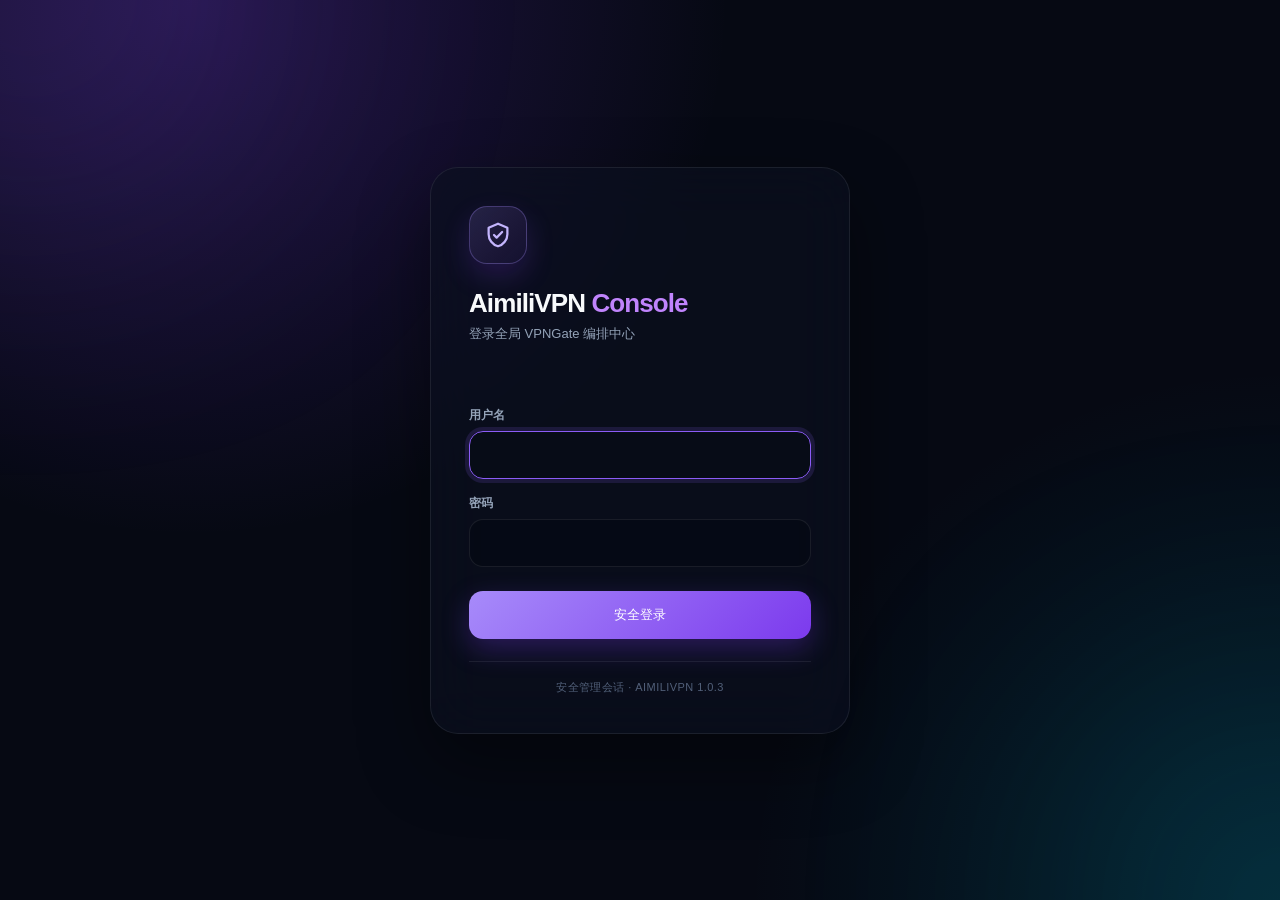
<file: aimilivpn/web/templates/console_login.html>
<!doctype html>
<html lang="zh-CN">
<head>
  <meta charset="utf-8">
  <meta name="viewport" content="width=device-width,initial-scale=1">
  <meta name="color-scheme" content="dark">
  <title>AimiliVPN Console · 安全登录</title>
  <style>
    :root{color-scheme:dark;--bg:#060913;--surface:rgba(11,17,32,.64);--line:rgba(255,255,255,.08);--text:#f8fafc;--muted:#94a3b8;--primary:#8b5cf6;--red:#fb7185;--gradient:linear-gradient(135deg,#a78bfa,#7c3aed)}
    *{box-sizing:border-box}body{min-height:100vh;margin:0;padding:24px;display:grid;place-items:center;overflow:hidden;background:radial-gradient(circle at 15% 0,rgba(124,58,237,.25),transparent 38%),radial-gradient(circle at 100% 100%,rgba(6,182,212,.13),transparent 34%),var(--bg);color:var(--text);font-family:-apple-system,BlinkMacSystemFont,'Segoe UI','Microsoft YaHei','PingFang SC',sans-serif}
    body::before,body::after{content:'';position:fixed;width:420px;height:420px;border-radius:50%;filter:blur(140px);pointer-events:none;opacity:.18}body::before{top:-220px;left:-180px;background:#8b5cf6}body::after{right:-220px;bottom:-220px;background:#06b6d4}
    form{position:relative;width:min(420px,100%);padding:38px;border:1px solid var(--line);border-radius:28px;background:var(--surface);box-shadow:0 28px 70px rgba(0,0,0,.42);backdrop-filter:blur(28px);-webkit-backdrop-filter:blur(28px)}
    .mark{width:58px;height:58px;margin-bottom:24px;display:grid;place-items:center;border:1px solid rgba(167,139,250,.3);border-radius:18px;background:linear-gradient(135deg,rgba(167,139,250,.17),rgba(124,58,237,.08));color:#c4b5fd;box-shadow:0 12px 28px rgba(124,58,237,.2)}.mark svg{width:30px;height:30px}
    h1{margin:0;font-size:26px;font-weight:800;letter-spacing:-.035em}h1 span{color:#c084fc}.subtitle{margin:6px 0 28px;color:var(--muted);font-size:13px}
    label{display:block;margin:16px 0 7px;color:var(--muted);font-size:12px;font-weight:600;letter-spacing:.02em}input{width:100%;height:48px;padding:0 14px;border:1px solid var(--line);border-radius:14px;background:rgba(6,10,20,.72);color:var(--text);font:500 14px inherit;outline:none;transition:.2s}input:focus{border-color:var(--primary);background:rgba(8,12,24,.94);box-shadow:0 0 0 4px rgba(139,92,246,.15)}
    button{width:100%;height:48px;margin-top:24px;border:0;border-radius:14px;background:var(--gradient);color:#fff;font:700 14px inherit;cursor:pointer;box-shadow:0 10px 28px rgba(124,58,237,.3);transition:transform .16s ease,box-shadow .2s ease}button:hover{transform:translateY(-2px);box-shadow:0 14px 34px rgba(124,58,237,.43)}button:active{transform:scale(.98)}button:disabled{opacity:.65;cursor:wait;transform:none}
    .err{min-height:20px;margin-top:12px;color:var(--red);font-size:13px}.secure-note{margin:22px 0 0;padding-top:18px;border-top:1px solid var(--line);color:#526079;font-size:11px;text-align:center;letter-spacing:.04em}
    @media(max-width:480px){body{padding:16px}form{padding:28px 22px;border-radius:22px}}
    @media(prefers-reduced-motion:reduce){*{animation:none!important;transition:none!important}}
  </style>
</head>
<body>
  <form id="consoleLoginForm">
    <div class="mark" aria-hidden="true"><svg viewBox="0 0 24 24" fill="none" stroke="currentColor" stroke-width="1.8"><path stroke-linecap="round" stroke-linejoin="round" d="M12 3 4.5 6.2v5.1c0 4.5 3.1 8.5 7.5 9.7 4.4-1.2 7.5-5.2 7.5-9.7V6.2L12 3Z"/><path stroke-linecap="round" stroke-linejoin="round" d="m8.8 12 2.1 2.1 4.4-4.5"/></svg></div>
    <h1>AimiliVPN <span>Console</span></h1>
    <p class="subtitle">登录全局 VPNGate 编排中心</p>
    <div class="err" id="err" role="alert" aria-live="polite"></div>
    <label for="u">用户名</label>
    <input id="u" name="username" autocomplete="username" required autofocus>
    <label for="p">密码</label>
    <input id="p" name="password" type="password" autocomplete="current-password" required>
    <button id="loginButton" type="submit">安全登录</button>
    <p class="secure-note">安全管理会话 · AIMILIVPN 1.0.3</p>
  </form>
  <script>
    async function login(event){
      event.preventDefault();
      const error=document.getElementById('err');
      const button=document.getElementById('loginButton');
      error.textContent='';button.disabled=true;button.textContent='正在验证…';
      try{
        const response=await fetch('./api/login',{method:'POST',headers:{'Content-Type':'application/json'},body:JSON.stringify({username:document.getElementById('u').value,password:document.getElementById('p').value})});
        if(response.ok){location.reload();return}
        error.textContent=response.status===429?'登录尝试过于频繁，请稍后再试':'用户名或密码错误';
      }catch(_error){error.textContent='无法连接控制台服务，请稍后重试'}
      finally{button.disabled=false;button.textContent='安全登录'}
    }
    document.getElementById('consoleLoginForm').addEventListener('submit',login);
  </script>
</body>
</html>
</file>
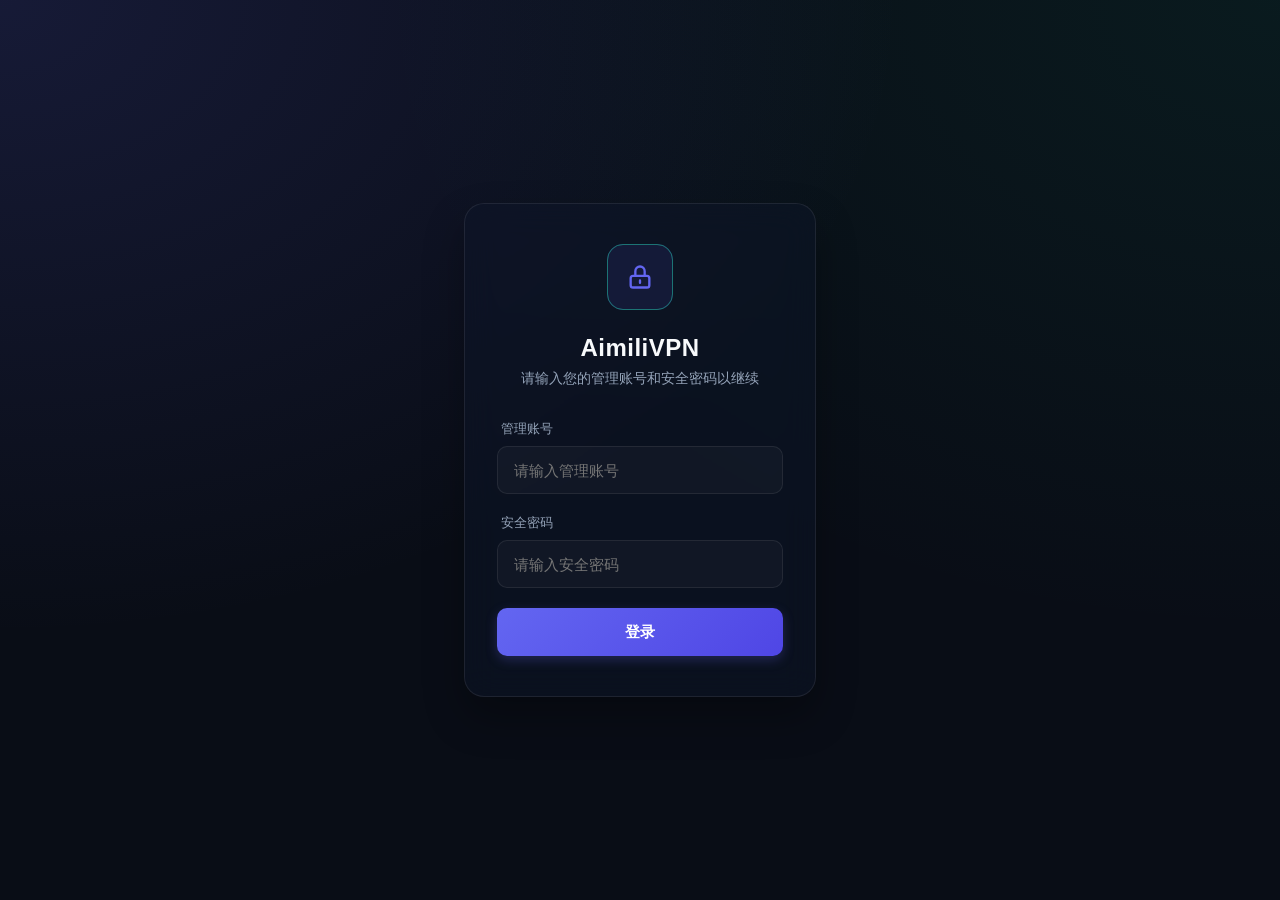
<file: aimilivpn/web/templates/login.html>
<!DOCTYPE html>
<html lang="zh-CN">
<head>
  <meta charset="UTF-8">
  <meta name="viewport" content="width=device-width, initial-scale=1.0">
  <title>AimiliVPN - 安全登录</title>
  <style>
    :root {
      --bg-dark: #090d16;
      --bg-surface: rgba(15, 23, 42, 0.45);
      --border-color: rgba(255, 255, 255, 0.08);
      --text-primary: #f8fafc;
      --text-secondary: #94a3b8;
      --primary: #6366f1;
      --primary-gradient: linear-gradient(135deg, #6366f1 0%, #4f46e5 100%);
      --primary-hover: linear-gradient(135deg, #4f46e5 0%, #3730a3 100%);
      --success: #10b981;
      --danger: #f43f5e;
    }

    body {
      margin: 0;
      padding: 0;
      font-family: -apple-system, BlinkMacSystemFont, "Segoe UI", "Microsoft YaHei", "PingFang SC", Roboto, sans-serif;
      background-color: var(--bg-dark);
      background-image: 
        radial-gradient(at 0% 0%, rgba(99, 102, 241, 0.15) 0px, transparent 50%),
        radial-gradient(at 100% 0%, rgba(16, 185, 129, 0.08) 0px, transparent 50%);
      height: 100vh;
      display: flex;
      align-items: center;
      justify-content: center;
      overflow: hidden;
    }

    .login-container {
      width: 100%;
      max-width: 400px;
      padding: 24px;
      box-sizing: border-box;
    }

    .login-card {
      background: var(--bg-surface);
      backdrop-filter: blur(16px);
      -webkit-backdrop-filter: blur(16px);
      border: 1px solid var(--border-color);
      border-radius: 20px;
      padding: 40px 32px;
      box-shadow: 0 20px 40px rgba(0, 0, 0, 0.3);
      text-align: center;
      transition: all 0.3s cubic-bezier(0.4, 0, 0.2, 1);
    }

    .brand-logo {
      width: 64px;
      height: 64px;
      background: rgba(99, 102, 241, 0.1);
      border: 1px solid rgba(99, 102, 241, 0.25);
      border-radius: 16px;
      display: flex;
      align-items: center;
      justify-content: center;
      margin: 0 auto 24px auto;
      color: var(--primary);
      position: relative;
    }

    .brand-logo::after {
      content: '';
      position: absolute;
      width: 100%;
      height: 100%;
      border-radius: 16px;
      border: 1px solid var(--success);
      opacity: 0.5;
      animation: ripple 2s infinite ease-out;
    }

    @keyframes ripple {
      0% { transform: scale(1); opacity: 0.5; }
      100% { transform: scale(1.3); opacity: 0; }
    }

    .login-title {
      font-size: 24px;
      font-weight: 700;
      color: var(--text-primary);
      margin: 0 0 8px 0;
      letter-spacing: 0.5px;
    }

    .login-subtitle {
      font-size: 14px;
      color: var(--text-secondary);
      margin: 0 0 32px 0;
    }

    .form-group {
      margin-bottom: 20px;
      text-align: left;
    }

    .form-label {
      display: block;
      font-size: 13px;
      font-weight: 500;
      color: var(--text-secondary);
      margin-bottom: 8px;
      margin-left: 4px;
    }

    .input-wrapper {
      position: relative;
    }

    .input-field {
      width: 100%;
      height: 48px;
      background: rgba(255, 255, 255, 0.03);
      border: 1px solid var(--border-color);
      border-radius: 10px;
      padding: 0 16px;
      box-sizing: border-box;
      color: var(--text-primary);
      font-family: inherit;
      font-size: 15px;
      outline: none;
      transition: all 0.2s ease;
    }

    .input-field:focus {
      border-color: var(--primary);
      box-shadow: 0 0 0 3px rgba(99, 102, 241, 0.2);
      background: rgba(15, 23, 42, 0.6);
    }

    .error-message {
      color: var(--danger);
      font-size: 13px;
      margin-top: 8px;
      min-height: 18px;
      text-align: left;
      margin-left: 4px;
      display: none;
    }

    .login-btn {
      width: 100%;
      height: 48px;
      background: var(--primary-gradient);
      border: none;
      border-radius: 10px;
      color: white;
      font-family: inherit;
      font-size: 15px;
      font-weight: 600;
      cursor: pointer;
      transition: all 0.2s ease;
      display: flex;
      align-items: center;
      justify-content: center;
      gap: 8px;
      box-shadow: 0 4px 12px rgba(99, 102, 241, 0.25);
    }

    .login-btn:hover {
      background: var(--primary-hover);
      transform: translateY(-1px);
      box-shadow: 0 6px 16px rgba(99, 102, 241, 0.35);
    }

    .login-btn:active {
      transform: translateY(1px);
    }

    .login-btn:disabled {
      opacity: 0.6;
      cursor: not-allowed;
      transform: none !important;
    }
  </style>
</head>
<body>
  <div class="login-container">
    <div class="login-card">
      <div class="brand-logo">
        <svg xmlns="http://www.w3.org/2000/svg" width="28" height="28" fill="none" viewBox="0 0 24 24" stroke="currentColor" stroke-width="2">
          <path stroke-linecap="round" stroke-linejoin="round" d="M12 15v2m-6 4h12a2 2 0 002-2v-6a2 2 0 00-2-2H6a2 2 0 00-2 2v6a2 2 0 002 2zm10-10V7a4 4 0 00-8 0v4h8z" />
        </svg>
      </div>
      <h2 class="login-title">AimiliVPN</h2>
      <p class="login-subtitle">请输入您的管理账号和安全密码以继续</p>
      
      <form id="login_form">
        <div class="form-group">
          <label class="form-label" for="username">管理账号</label>
          <div class="input-wrapper">
            <input type="text" id="username" name="username" class="input-field" placeholder="请输入管理账号" required autocomplete="username">
          </div>
        </div>
        <div class="form-group" style="margin-top: 16px;">
          <label class="form-label" for="password">安全密码</label>
          <div class="input-wrapper">
            <input type="password" id="password" name="password" class="input-field" placeholder="请输入安全密码" required autocomplete="current-password">
          </div>
          <div id="error_text" class="error-message"></div>
        </div>
        
        <button type="submit" id="submit_btn" class="login-btn">
          <span>登录</span>
        </button>
      </form>
    </div>
  </div>

  <script>
    async function handleLogin(e) {
      e.preventDefault();
      const uname = document.getElementById("username").value.trim();
      const pwd = document.getElementById("password").value.trim();
      const errorText = document.getElementById("error_text");
      const submitBtn = document.getElementById("submit_btn");
      
      errorText.style.display = "none";
      submitBtn.disabled = true;
      submitBtn.querySelector("span").textContent = "正在验证...";
      
      try {
        const response = await fetch("./api/login", {
          method: "POST",
          headers: { "Content-Type": "application/json" },
          body: JSON.stringify({ username: uname, password: pwd })
        });
        
        const data = await response.json();
        if (response.ok && data.ok) {
          window.location.reload();
        } else {
          errorText.textContent = data.error || "账号或密码不正确，请重新输入";
          errorText.style.display = "block";
          submitBtn.disabled = false;
          submitBtn.querySelector("span").textContent = "登录";
        }
      } catch (err) {
        errorText.textContent = "连接服务器失败，请稍后重试";
        errorText.style.display = "block";
        submitBtn.disabled = false;
        submitBtn.querySelector("span").textContent = "登录";
      }
    }
    document.getElementById("login_form").addEventListener("submit", handleLogin);
  </script>
</body>
</html>
</file>
